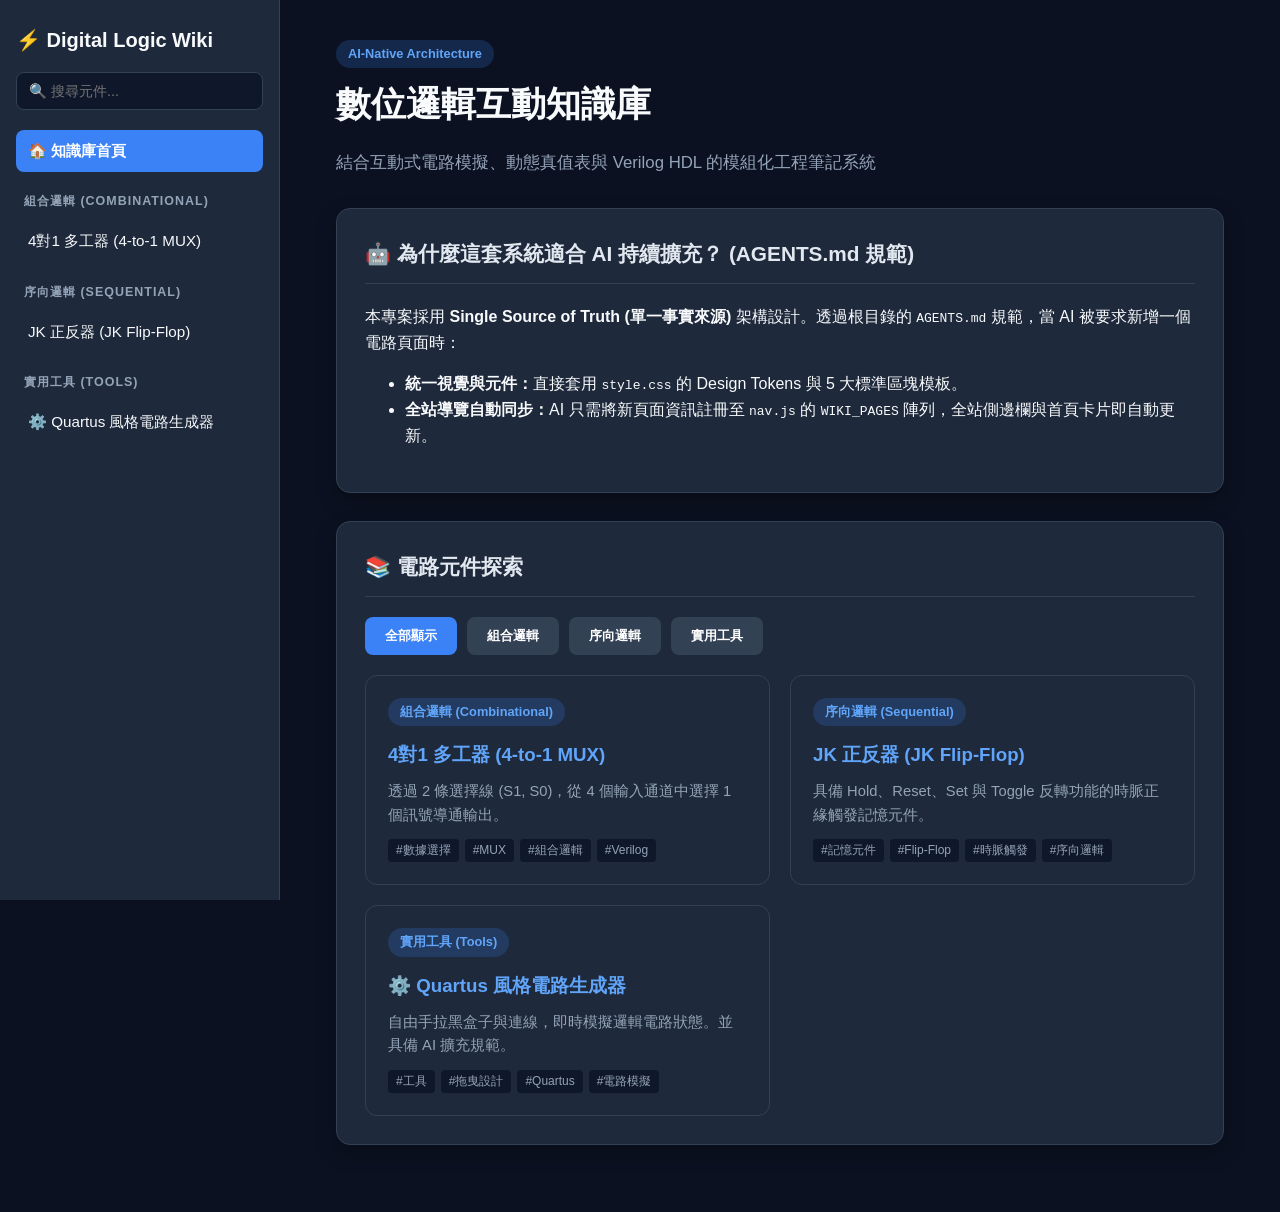
<file: index.html>
<!DOCTYPE html>
<html lang="zh-TW">
<head>
    <meta charset="UTF-8">
    <meta name="viewport" content="width=device-width, initial-scale=1.0">
    <title>數位邏輯互動知識庫 | Digital Logic Wiki</title>
    <link rel="stylesheet" href="style.css">
</head>
<body>
    <div class="app-layout">
        <aside id="sidebar-container" class="sidebar"></aside>

        <main class="main-content">
            <span class="badge">AI-Native Architecture</span>
            <h1>數位邏輯互動知識庫</h1>
            <p class="subtitle">結合互動式電路模擬、動態真值表與 Verilog HDL 的模組化工程筆記系統</p>

            <div class="panel">
                <h2>🤖 為什麼這套系統適合 AI 持續擴充？ (AGENTS.md 規範)</h2>
                <p>本專案採用 <strong>Single Source of Truth (單一事實來源)</strong> 架構設計。透過根目錄的 <code>AGENTS.md</code> 規範，當 AI 被要求新增一個電路頁面時：</p>
                <ul>
                    <li><strong>統一視覺與元件：</strong>直接套用 <code>style.css</code> 的 Design Tokens 與 5 大標準區塊模板。</li>
                    <li><strong>全站導覽自動同步：</strong>AI 只需將新頁面資訊註冊至 <code>nav.js</code> 的 <code>WIKI_PAGES</code> 陣列，全站側邊欄與首頁卡片即自動更新。</li>
                </ul>
            </div>

            <div class="panel">
                <h2>📚 電路元件探索</h2>
                <div class="filter-controls">
                    <button class="clk-btn" onclick="renderCards('all')">全部顯示</button>
                    <button class="clk-btn alt-btn" onclick="renderCards('combinational')">組合邏輯</button>
                    <button class="clk-btn alt-btn" onclick="renderCards('sequential')">序向邏輯</button>
                    <button class="clk-btn alt-btn" onclick="renderCards('tools')">實用工具</button>
                </div>
                <div id="wiki-card-grid" class="card-grid"></div>
            </div>
        </main>
    </div>

    <script src="nav.js"></script>
    <script>
        function renderCards(filterCat) {
            const grid = document.getElementById("wiki-card-grid");
            const list = filterCat === 'all' ? WIKI_PAGES : WIKI_PAGES.filter(p => p.category === filterCat);
            grid.innerHTML = ''; 
            grid.innerHTML = list.map(p => `
                <a href="${p.path}" class="wiki-card">
                    <div>
                        <span class="badge">${p.categoryName}</span>
                        <h3 style="margin: 6px 0 10px 0; color: #60a5fa;">${p.title}</h3>
                        <p style="color: var(--text-muted); font-size: 0.92rem; margin: 0;">${p.desc}</p>
                    </div>
                    <div class="tag-list">
                        ${p.tags.map(t => `<span class="tag">#${t}</span>`).join('')}
                    </div>
                </a>
            `).join('');
        }
        document.addEventListener("DOMContentLoaded", () => renderCards('all'));
    </script>
</body>
</html>
</file>
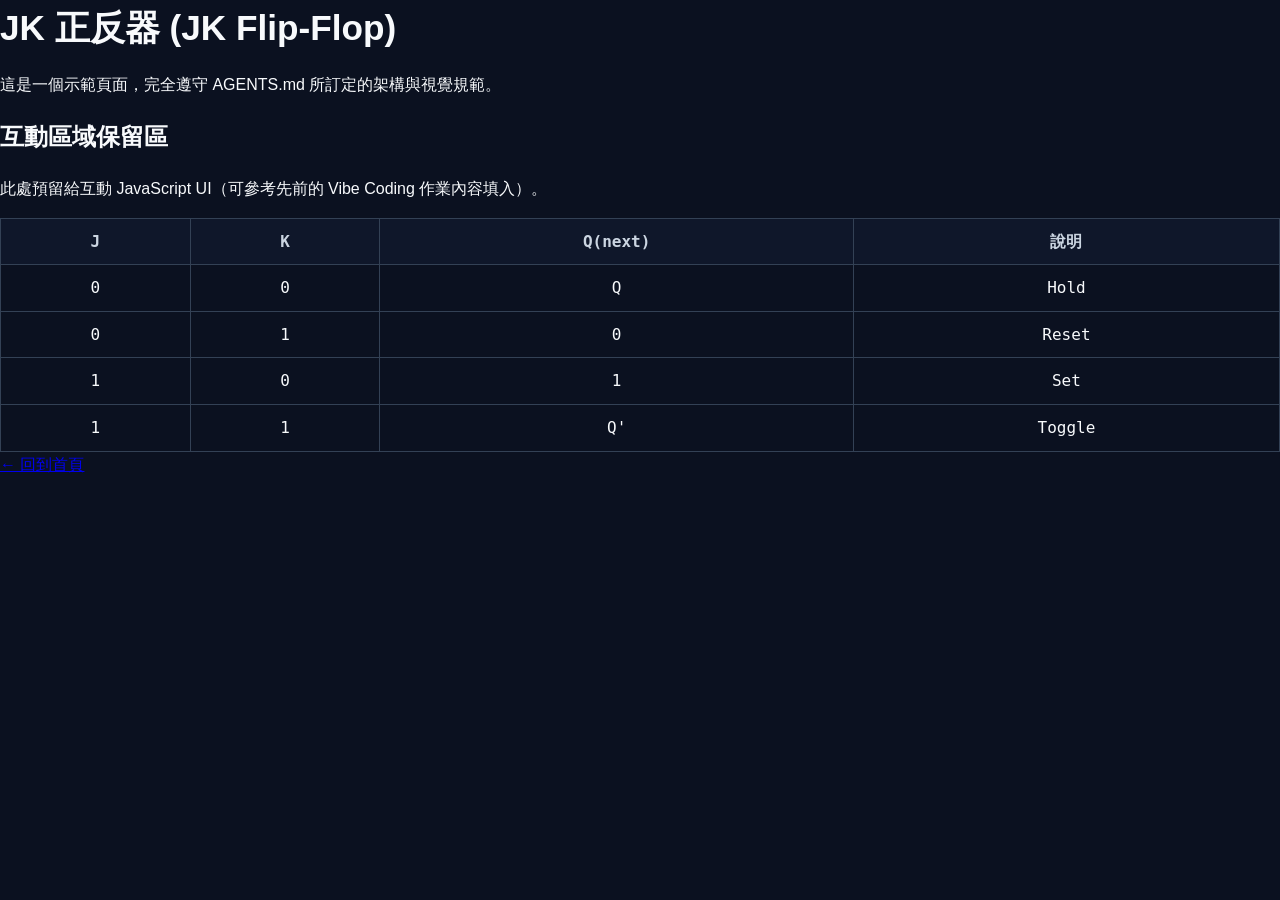
<file: pages/jk-flipflop.html>
<!DOCTYPE html>
<html lang="zh-TW">
<head>
    <meta charset="UTF-8">
    <title>JK 正反器 - 數位邏輯知識庫</title>
    <link rel="stylesheet" href="../style.css">
</head>
<body>
    <h1>JK 正反器 (JK Flip-Flop)</h1>
    <p class="desc">這是一個示範頁面，完全遵守 AGENTS.md 所訂定的架構與視覺規範。</p>

    <div class="interactive-area">
        <h2 style="color: var(--high-color);">互動區域保留區</h2>
        <p>此處預留給互動 JavaScript UI（可參考先前的 Vibe Coding 作業內容填入）。</p>
    </div>

    <table class="truth-table">
        <tr><th>J</th><th>K</th><th>Q(next)</th><th>說明</th></tr>
        <tr><td>0</td><td>0</td><td>Q</td><td>Hold</td></tr>
        <tr><td>0</td><td>1</td><td>0</td><td>Reset</td></tr>
        <tr><td>1</td><td>0</td><td>1</td><td>Set</td></tr>
        <tr><td>1</td><td>1</td><td>Q'</td><td>Toggle</td></tr>
    </table>

    <a href="../index.html" class="back-btn">← 回到首頁</a>
</body>
</html>
</file>
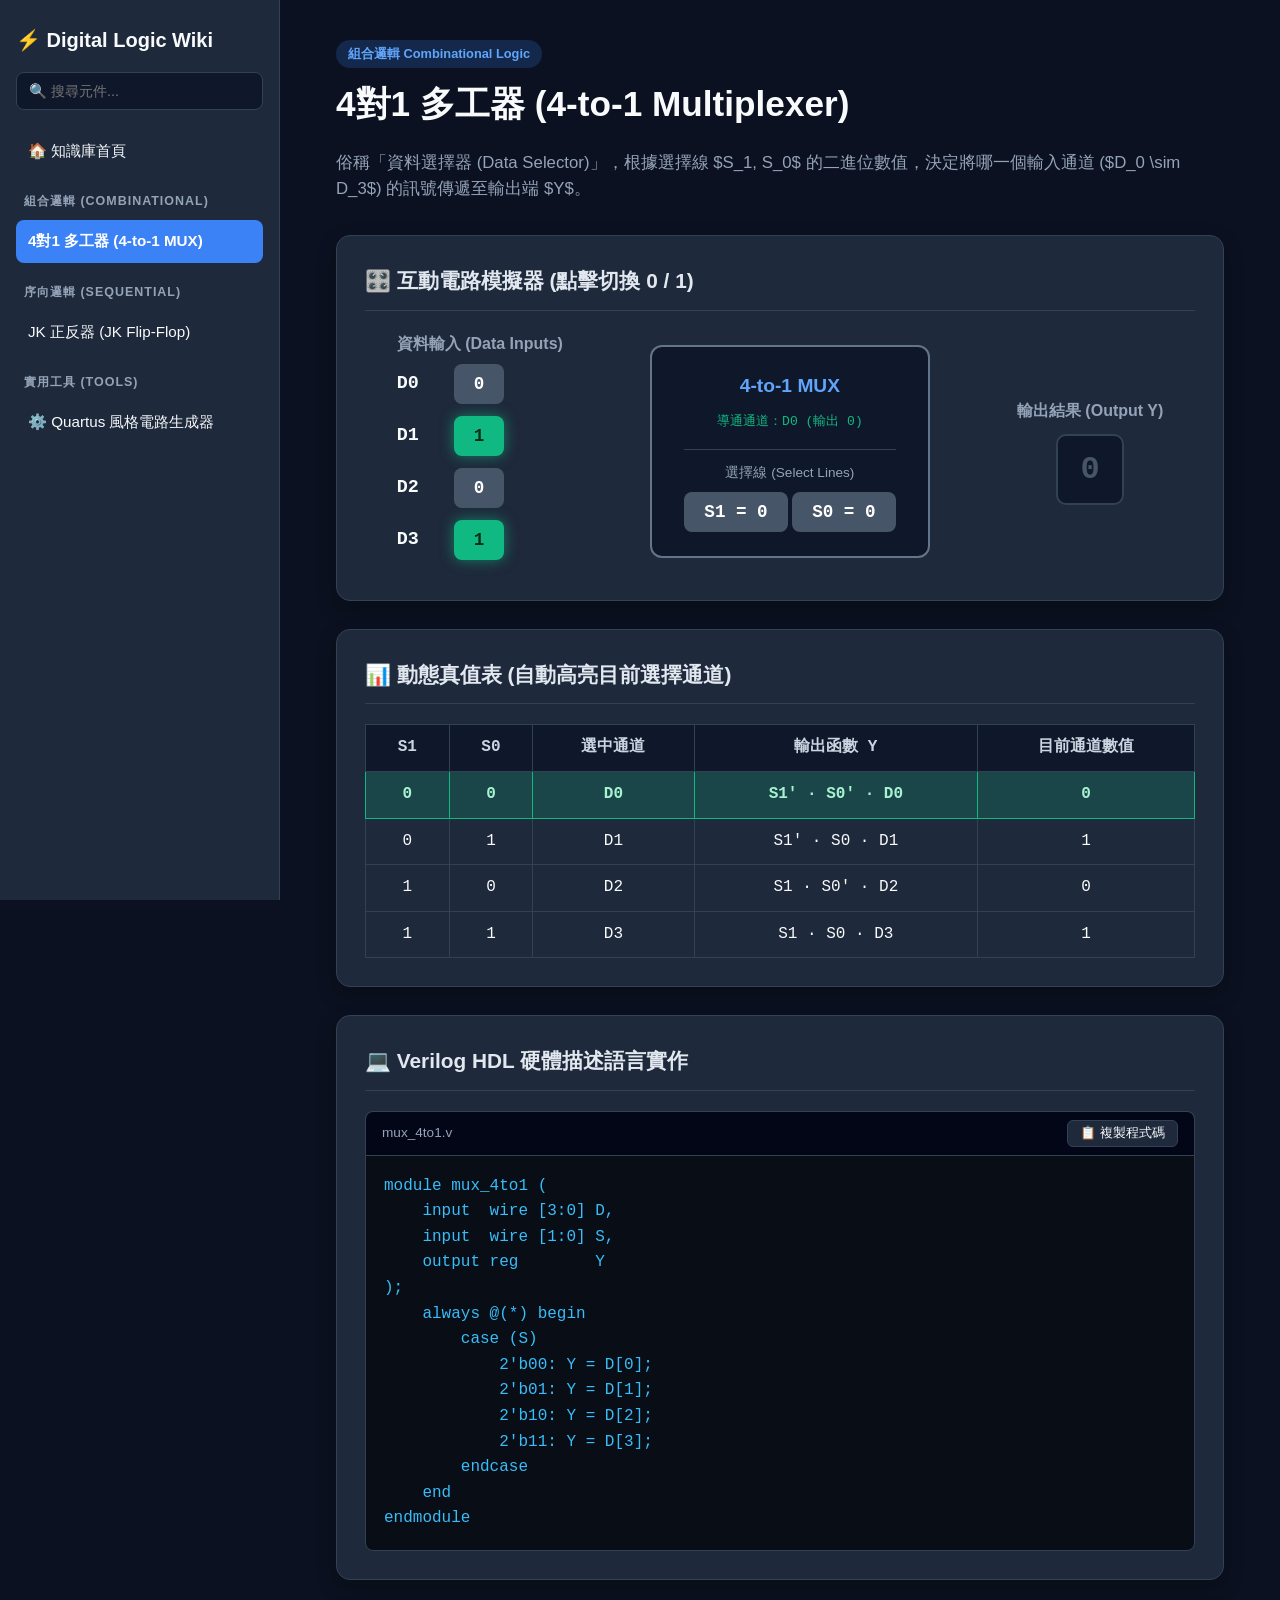
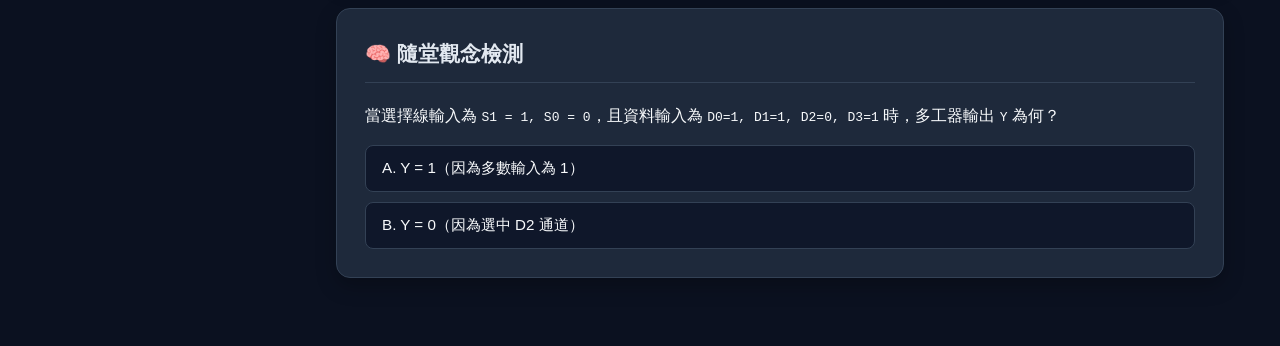
<file: pages/combinational/mux-4to1.html>
<!DOCTYPE html>
<html lang="zh-TW">
<head>
    <meta charset="UTF-8">
    <title>4對1 多工器 (4-to-1 MUX) - Digital Logic Wiki</title>
    <link rel="stylesheet" href="../../style.css">
</head>
<body>
    <div class="app-layout">
        <aside id="sidebar-container" class="sidebar"></aside>

        <main class="main-content">
            <span class="badge">組合邏輯 Combinational Logic</span>
            <h1>4對1 多工器 (4-to-1 Multiplexer)</h1>
            <p class="subtitle">俗稱「資料選擇器 (Data Selector)」，根據選擇線 $S_1, S_0$ 的二進位數值，決定將哪一個輸入通道 ($D_0 \sim D_3$) 的訊號傳遞至輸出端 $Y$。</p>

            <div class="panel simulator-box">
                <h2>🎛️ 互動電路模擬器 (點擊切換 0 / 1)</h2>
                <div class="sim-grid">
                    <div>
                        <div style="color:var(--text-muted); margin-bottom:8px; font-weight:bold;">資料輸入 (Data Inputs)</div>
                        <div class="pin-row"><span class="pin-label">D0</span><button id="d0" class="pin-btn" onclick="toggleD(0)">0</button></div>
                        <div class="pin-row"><span class="pin-label">D1</span><button id="d1" class="pin-btn high" onclick="toggleD(1)">1</button></div>
                        <div class="pin-row"><span class="pin-label">D2</span><button id="d2" class="pin-btn" onclick="toggleD(2)">0</button></div>
                        <div class="pin-row"><span class="pin-label">D3</span><button id="d3" class="pin-btn high" onclick="toggleD(3)">1</button></div>
                    </div>

                    <div class="chip-box">
                        <div style="font-weight:800; font-size:1.2rem; color:#60a5fa; margin-bottom:10px;">4-to-1 MUX</div>
                        <div id="active-channel-msg" style="margin-bottom:16px; color:var(--logic-high); font-family:monospace;">導通通道：D0</div>
                        <div style="border-top:1px solid var(--border); padding-top:12px;">
                            <div style="font-size:0.85rem; color:var(--text-muted); margin-bottom:8px;">選擇線 (Select Lines)</div>
                            <button id="s1" class="pin-btn" onclick="toggleS(1)">S1 = 0</button>
                            <button id="s0" class="pin-btn" onclick="toggleS(0)">S0 = 0</button>
                        </div>
                    </div>

                    <div style="text-align:center;">
                        <div style="color:var(--text-muted); margin-bottom:10px; font-weight:bold;">輸出結果 (Output Y)</div>
                        <div id="mux-out" class="led-out">0</div>
                    </div>
                </div>
            </div>

            <div class="panel">
                <h2>📊 動態真值表 (自動高亮目前選擇通道)</h2>
                <table class="truth-table">
                    <thead>
                        <tr><th>S1</th><th>S0</th><th>選中通道</th><th>輸出函數 Y</th><th>目前通道數值</th></tr>
                    </thead>
                    <tbody>
                        <tr id="row-0"><td>0</td><td>0</td><td>D0</td><td>S1' · S0' · D0</td><td id="val-0">0</td></tr>
                        <tr id="row-1"><td>0</td><td>1</td><td>D1</td><td>S1' · S0 · D1</td><td id="val-1">1</td></tr>
                        <tr id="row-2"><td>1</td><td>0</td><td>D2</td><td>S1 · S0' · D2</td><td id="val-2">0</td></tr>
                        <tr id="row-3"><td>1</td><td>1</td><td>D3</td><td>S1 · S0 · D3</td><td id="val-3">1</td></tr>
                    </tbody>
                </table>
            </div>

            <div class="panel">
                <h2>💻 Verilog HDL 硬體描述語言實作</h2>
                <div class="code-header">
                    <span>mux_4to1.v</span>
                    <button class="copy-btn" onclick="copyCode(this)">📋 複製程式碼</button>
                </div>
                <pre class="code-box">module mux_4to1 (
    input  wire [3:0] D,
    input  wire [1:0] S,
    output reg        Y
);
    always @(*) begin
        case (S)
            2'b00: Y = D[0];
            2'b01: Y = D[1];
            2'b10: Y = D[2];
            2'b11: Y = D[3];
        endcase
    end
endmodule</pre>
            </div>

            <div class="panel quiz-box">
                <h2>🧠 隨堂觀念檢測</h2>
                <p>當選擇線輸入為 <code>S1 = 1, S0 = 0</code>，且資料輸入為 <code>D0=1, D1=1, D2=0, D3=1</code> 時，多工器輸出 <code>Y</code> 為何？</p>
                <div class="quiz-options">
                    <button class="quiz-btn" onclick="checkQuiz(this, false, 'S1=1, S0=0 對應十進位的 2，因此會選擇 D2 通道喔！')">A. Y = 1（因為多數輸入為 1）</button>
                    <button class="quiz-btn" onclick="checkQuiz(this, true, '二進位 10 代表選中通道 D2，而 D2 的值為 0，故輸出 Y = 0。')">B. Y = 0（因為選中 D2 通道）</button>
                </div>
                <div class="quiz-feedback"></div>
            </div>
        </main>
    </div>

    <script src="../../nav.js"></script>
    <script>
        let D = [0, 1, 0, 1];
        let S = [0, 0];

        function toggleD(idx) {
            D[idx] = 1 - D[idx];
            updateMuxUI();
        }
        function toggleS(bit) {
            S[bit] = 1 - S[bit];
            updateMuxUI();
        }
        function updateMuxUI() {
            for (let i = 0; i < 4; i++) {
                const btn = document.getElementById(`d${i}`);
                btn.innerText = D[i];
                btn.classList.toggle("high", D[i] === 1);
                document.getElementById(`val-${i}`).innerText = D[i];
            }
            const s1Btn = document.getElementById("s1");
            const s0Btn = document.getElementById("s0");
            s1Btn.innerText = `S1 = ${S[1]}`;
            s0Btn.innerText = `S0 = ${S[0]}`;
            s1Btn.classList.toggle("high", S[1] === 1);
            s0Btn.classList.toggle("high", S[0] === 1);

            const selectedIdx = S[1] * 2 + S[0];
            const yVal = D[selectedIdx];

            document.getElementById("active-channel-msg").innerText = `導通通道：D${selectedIdx} (輸出 ${yVal})`;
            const outEl = document.getElementById("mux-out");
            outEl.innerText = yVal;
            outEl.classList.toggle("high", yVal === 1);

            for (let i = 0; i < 4; i++) {
                document.getElementById(`row-${i}`).classList.toggle("active-row", i === selectedIdx);
            }
        }
        updateMuxUI();
    </script>
</body>
</html>
</file>
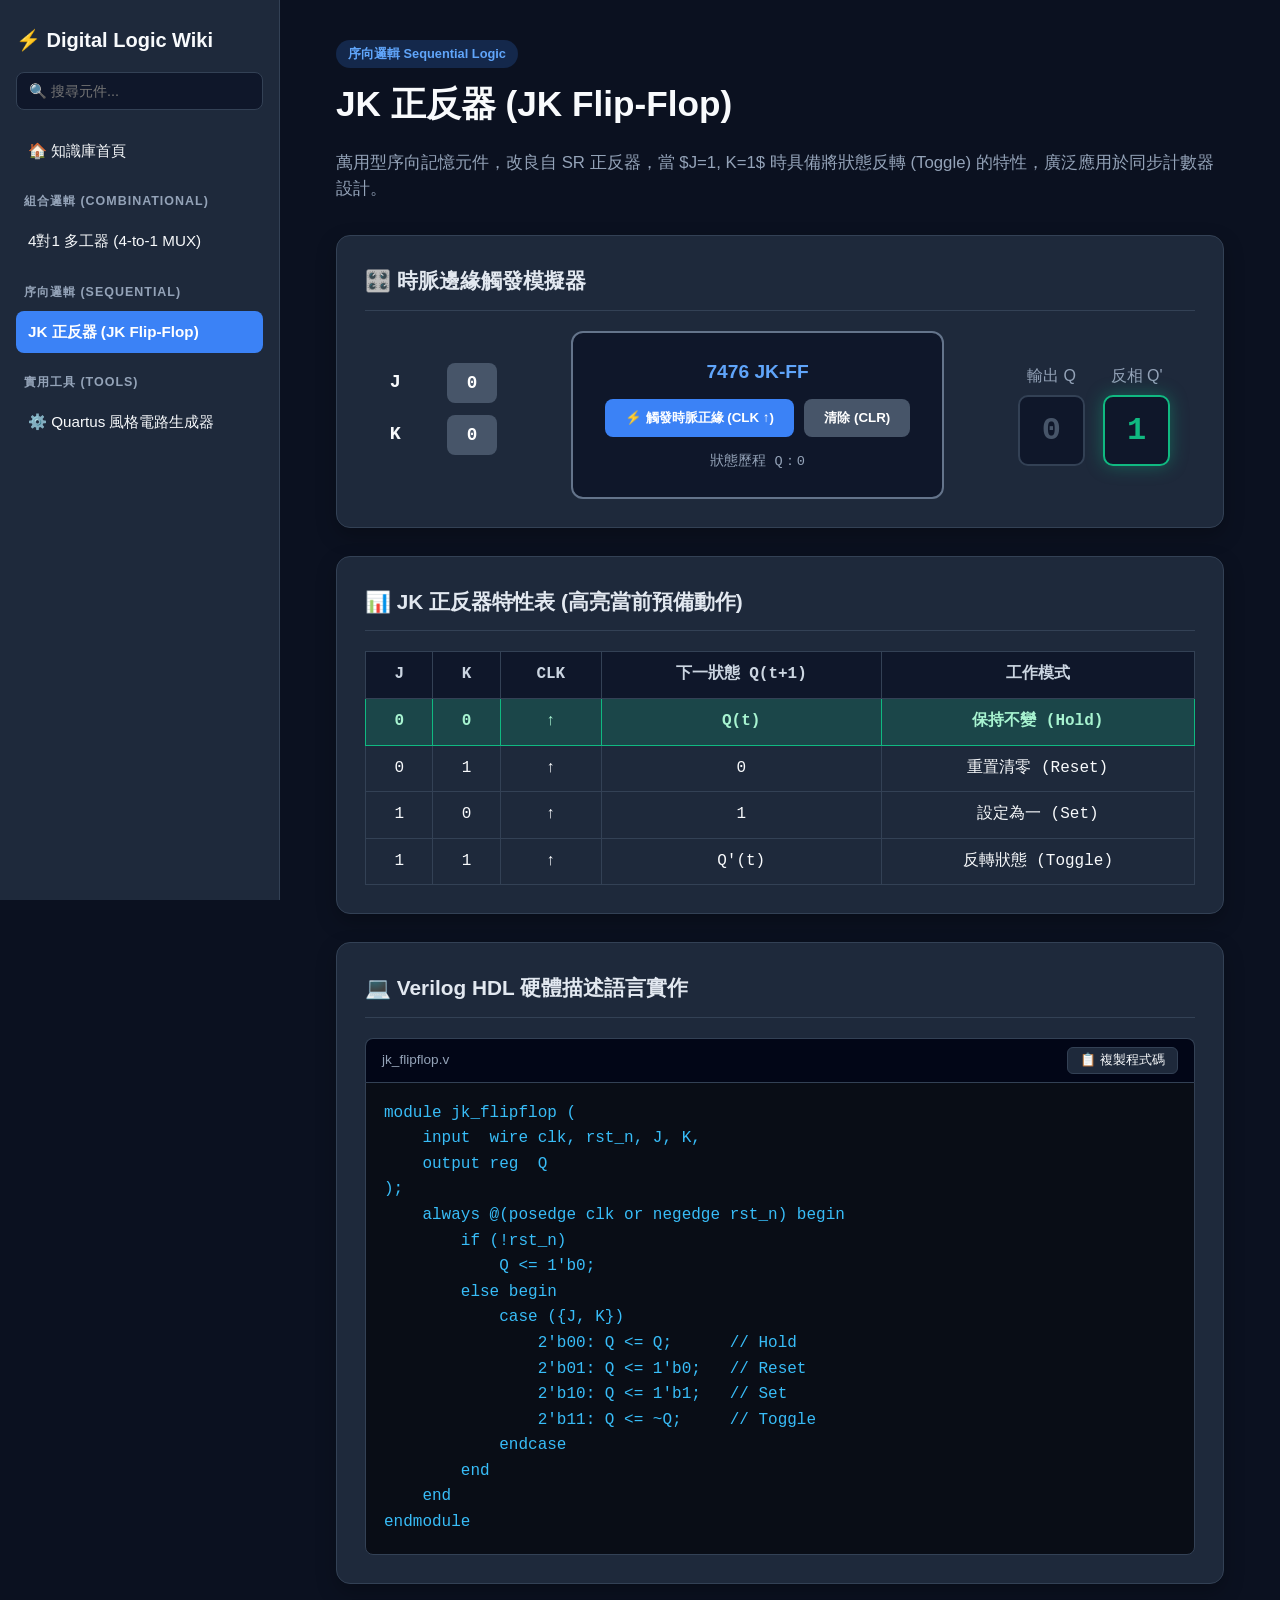
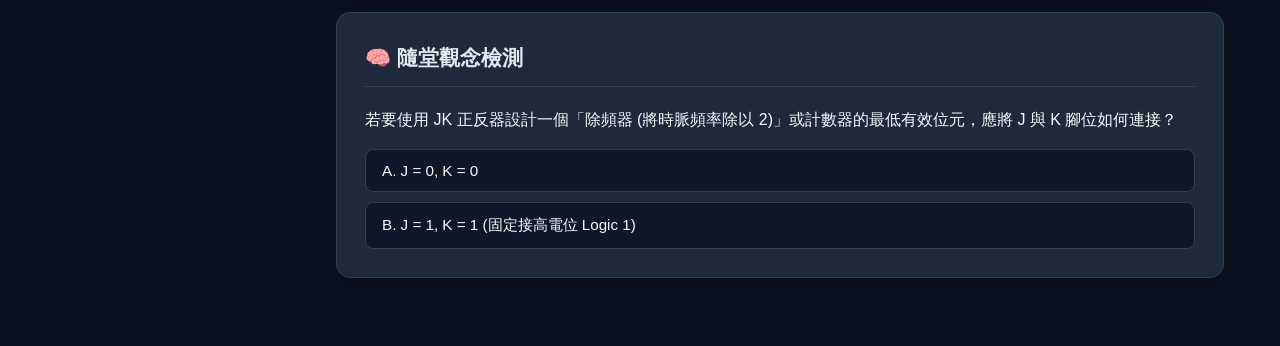
<file: pages/sequential/jk-flipflop.html>
<!DOCTYPE html>
<html lang="zh-TW">
<head>
    <meta charset="UTF-8">
    <title>JK 正反器 (JK Flip-Flop) - Digital Logic Wiki</title>
    <link rel="stylesheet" href="../../style.css">
</head>
<body>
    <div class="app-layout">
        <aside id="sidebar-container" class="sidebar"></aside>

        <main class="main-content">
            <span class="badge">序向邏輯 Sequential Logic</span>
            <h1>JK 正反器 (JK Flip-Flop)</h1>
            <p class="subtitle">萬用型序向記憶元件，改良自 SR 正反器，當 $J=1, K=1$ 時具備將狀態反轉 (Toggle) 的特性，廣泛應用於同步計數器設計。</p>

            <div class="panel simulator-box">
                <h2>🎛️ 時脈邊緣觸發模擬器</h2>
                <div class="sim-grid">
                    <div>
                        <div class="pin-row"><span class="pin-label">J</span><button id="btn-j" class="pin-btn" onclick="toggleJK('j')">0</button></div>
                        <div class="pin-row"><span class="pin-label">K</span><button id="btn-k" class="pin-btn" onclick="toggleJK('k')">0</button></div>
                    </div>

                    <div class="chip-box">
                        <div style="font-weight:800; font-size:1.2rem; color:#60a5fa; margin-bottom:12px;">7476 JK-FF</div>
                        <button class="clk-btn" onclick="triggerClock()">⚡ 觸發時脈正緣 (CLK ↑)</button>
                        <button class="clk-btn" style="background:#475569; margin-left:6px;" onclick="resetFF()">清除 (CLR)</button>
                        <div id="history-log" style="margin-top:14px; font-family:monospace; font-size:0.85rem; color:var(--text-muted);">
                            狀態歷程 Q：0
                        </div>
                    </div>

                    <div style="display:flex; gap:18px; text-align:center;">
                        <div>
                            <div style="color:var(--text-muted); margin-bottom:6px;">輸出 Q</div>
                            <div id="out-q" class="led-out">0</div>
                        </div>
                        <div>
                            <div style="color:var(--text-muted); margin-bottom:6px;">反相 Q'</div>
                            <div id="out-qb" class="led-out high">1</div>
                        </div>
                    </div>
                </div>
            </div>

            <div class="panel">
                <h2>📊 JK 正反器特性表 (高亮當前預備動作)</h2>
                <table class="truth-table">
                    <thead>
                        <tr><th>J</th><th>K</th><th>CLK</th><th>下一狀態 Q(t+1)</th><th>工作模式</th></tr>
                    </thead>
                    <tbody>
                        <tr id="row-0" class="active-row"><td>0</td><td>0</td><td>↑</td><td>Q(t)</td><td>保持不變 (Hold)</td></tr>
                        <tr id="row-1"><td>0</td><td>1</td><td>↑</td><td>0</td><td>重置清零 (Reset)</td></tr>
                        <tr id="row-2"><td>1</td><td>0</td><td>↑</td><td>1</td><td>設定為一 (Set)</td></tr>
                        <tr id="row-3"><td>1</td><td>1</td><td>↑</td><td>Q'(t)</td><td>反轉狀態 (Toggle)</td></tr>
                    </tbody>
                </table>
            </div>

            <div class="panel">
                <h2>💻 Verilog HDL 硬體描述語言實作</h2>
                <div class="code-header">
                    <span>jk_flipflop.v</span>
                    <button class="copy-btn" onclick="copyCode(this)">📋 複製程式碼</button>
                </div>
                <pre class="code-box">module jk_flipflop (
    input  wire clk, rst_n, J, K,
    output reg  Q
);
    always @(posedge clk or negedge rst_n) begin
        if (!rst_n)
            Q <= 1'b0;
        else begin
            case ({J, K})
                2'b00: Q <= Q;      // Hold
                2'b01: Q <= 1'b0;   // Reset
                2'b10: Q <= 1'b1;   // Set
                2'b11: Q <= ~Q;     // Toggle
            endcase
        end
    end
endmodule</pre>
            </div>

            <div class="panel quiz-box">
                <h2>🧠 隨堂觀念檢測</h2>
                <p>若要使用 JK 正反器設計一個「除頻器 (將時脈頻率除以 2)」或計數器的最低有效位元，應將 J 與 K 腳位如何連接？</p>
                <div class="quiz-options">
                    <button class="quiz-btn" onclick="checkQuiz(this, false, 'J=0, K=0 會使正反器永遠保持原狀態 (Hold)，無法計數。')">A. J = 0, K = 0</button>
                    <button class="quiz-btn" onclick="checkQuiz(this, true, '當 J=1, K=1 時，每次 Clock 正緣都會讓輸出反轉 (0變1、1變0)，正好達成除2計數效果！')">B. J = 1, K = 1 (固定接高電位 Logic 1)</button>
                </div>
                <div class="quiz-feedback"></div>
            </div>
        </main>
    </div>

    <script src="../../nav.js"></script>
    <script>
        let j = 0, k = 0, q = 0;
        let history = [0];

        function toggleJK(pin) {
            if (pin === 'j') j = 1 - j;
            else k = 1 - k;
            document.getElementById("btn-j").innerText = j;
            document.getElementById("btn-k").innerText = k;
            document.getElementById("btn-j").classList.toggle("high", j === 1);
            document.getElementById("btn-k").classList.toggle("high", k === 1);

            const modeIdx = j * 2 + k;
            for (let i = 0; i < 4; i++) {
                document.getElementById(`row-${i}`).classList.toggle("active-row", i === modeIdx);
            }
        }

        function triggerClock() {
            if (j === 0 && k === 1) q = 0;
            else if (j === 1 && k === 0) q = 1;
            else if (j === 1 && k === 1) q = 1 - q;

            history.push(q);
            if (history.length > 8) history.shift();
            renderJKOutput();
        }

        function resetFF() {
            q = 0;
            history = [0];
            renderJKOutput();
        }

        function renderJKOutput() {
            const outQ = document.getElementById("out-q");
            const outQb = document.getElementById("out-qb");
            outQ.innerText = q;
            outQb.innerText = 1 - q;
            outQ.classList.toggle("high", q === 1);
            outQb.classList.toggle("high", q === 0);
            document.getElementById("history-log").innerText = "狀態歷程 Q：" + history.join(" → ");
        }
    </script>
</body>
</html>
</file>
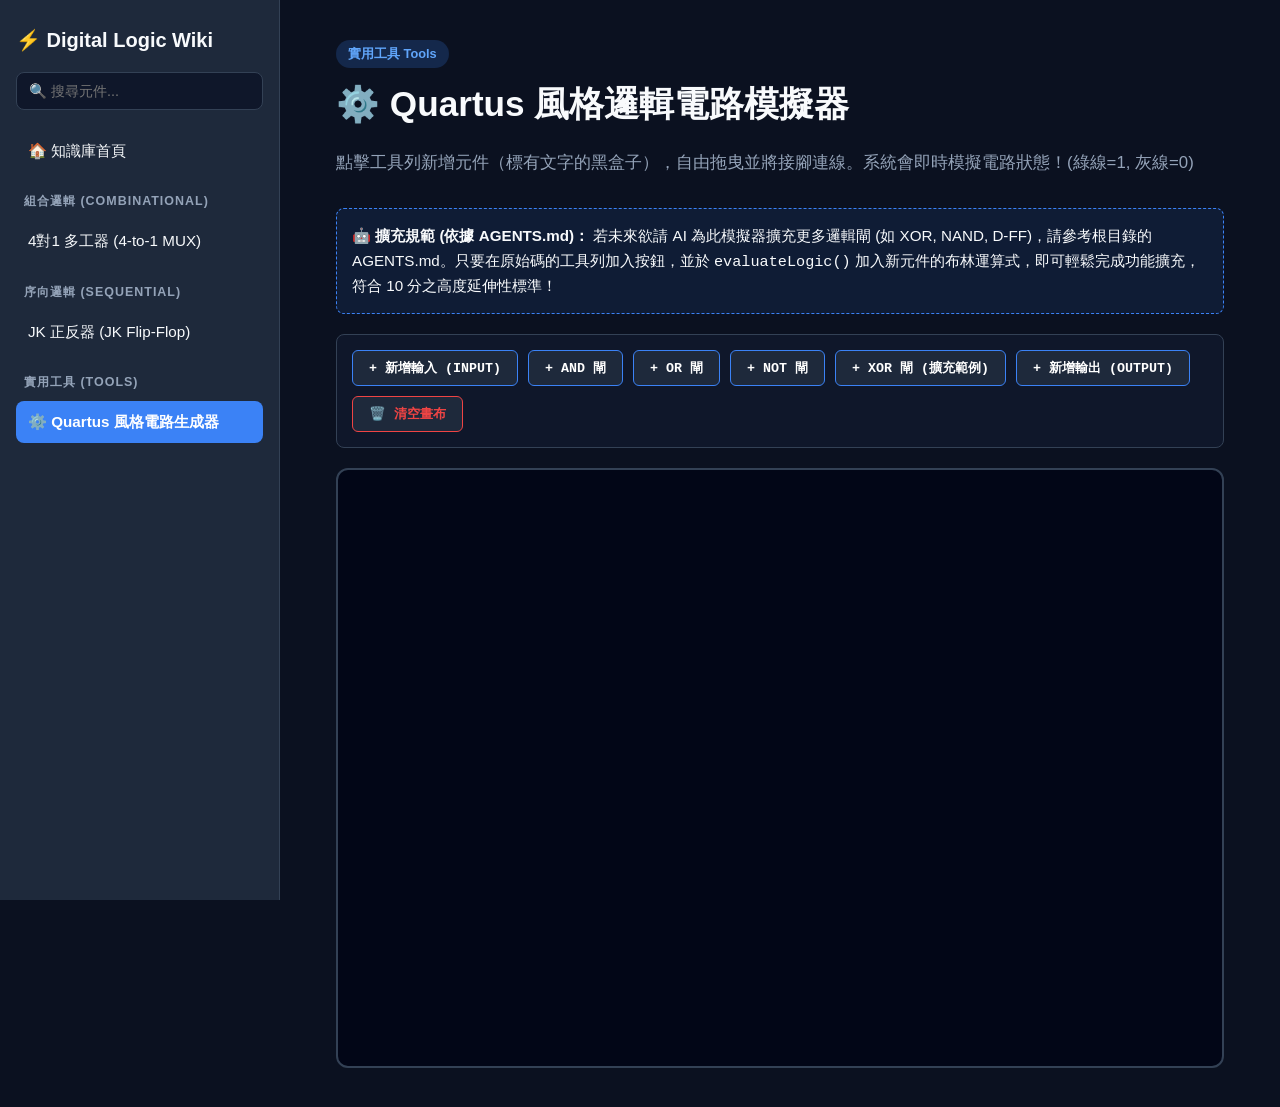
<file: pages/tools/circuit-builder.html>
<!DOCTYPE html>
<html lang="zh-TW">
<head>
    <meta charset="UTF-8">
    <title>Quartus 風格電路生成器 - Digital Logic Wiki</title>
    <link rel="stylesheet" href="../../style.css">
</head>
<body>
    <div class="app-layout">
        <aside id="sidebar-container" class="sidebar"></aside>

        <main class="main-content" style="max-width: none;">
            <span class="badge">實用工具 Tools</span>
            <h1>⚙️ Quartus 風格邏輯電路模擬器</h1>
            <p class="subtitle">點擊工具列新增元件（標有文字的黑盒子），自由拖曳並將接腳連線。系統會即時模擬電路狀態！(綠線=1, 灰線=0)</p>

            <div class="guide-box">
                <strong>🤖 擴充規範 (依據 AGENTS.md)：</strong> 
                若未來欲請 AI 為此模擬器擴充更多邏輯閘 (如 XOR, NAND, D-FF)，請參考根目錄的 AGENTS.md。只要在原始碼的工具列加入按鈕，並於 <code>evaluateLogic()</code> 加入新元件的布林運算式，即可輕鬆完成功能擴充，符合 10 分之高度延伸性標準！
            </div>

            <div class="builder-toolbar">
                <button onclick="addNode('INPUT')">+ 新增輸入 (INPUT)</button>
                <button onclick="addNode('AND')">+ AND 閘</button>
                <button onclick="addNode('OR')">+ OR 閘</button>
                <button onclick="addNode('NOT')">+ NOT 閘</button>
                <button onclick="addNode('XOR')">+ XOR 閘 (擴充範例)</button>
                <button onclick="addNode('OUTPUT')">+ 新增輸出 (OUTPUT)</button>
                <div style="flex:1"></div>
                <button class="btn-clear" onclick="clearWorkspace()">🗑️ 清空畫布</button>
            </div>

            <div class="workspace" id="workspace">
                <svg class="workspace-svg" id="wire-canvas"></svg>
            </div>
        </main>
    </div>

    <script src="../../nav.js"></script>
    <script>
        const workspace = document.getElementById("workspace");
        const canvas = document.getElementById("wire-canvas");
        
        let nodes = [];
        let wires = [];
        let nodeIdCounter = 0;

        let draggedNode = null;
        let dragOffset = { x: 0, y: 0 };
        let wiringState = { active: false, fromNode: null, fromPin: null };

        function addNode(type) {
            const id = nodeIdCounter++;
            const node = { id, type, x: 50 + (id * 30) % 300, y: 50 + (id * 30) % 300, state: 0, in1: 0, in2: 0 };
            nodes.push(node);
            renderNodes();
            evaluateLogic();
        }

        function clearWorkspace() {
            nodes = []; wires = [];
            renderNodes(); drawWires();
        }

        function removeNode(id, event) {
            event.stopPropagation();
            nodes = nodes.filter(n => n.id !== id);
            wires = wires.filter(w => w.fromNode !== id && w.toNode !== id);
            renderNodes(); drawWires(); evaluateLogic();
        }

        function toggleInput(id, event) {
            event.stopPropagation();
            const node = nodes.find(n => n.id === id);
            if(node && node.type === 'INPUT') {
                node.state = 1 - node.state;
                evaluateLogic();
            }
        }

        function renderNodes() {
            document.querySelectorAll('.logic-node').forEach(el => el.remove());
            
            nodes.forEach(node => {
                const el = document.createElement('div');
                el.className = `logic-node type-${node.type}`;
                el.id = `node-${node.id}`;
                el.style.left = `${node.x}px`;
                el.style.top = `${node.y}px`;
                
                // Drag trigger
                el.onmousedown = (e) => startDrag(e, node.id);

                let html = `<span class="node-label">${node.type}</span>`;
                html += `<div style="position:absolute; top:-20px; right:-8px; color:#ef4444; cursor:pointer; font-size:16px; z-index:50;" onmousedown="removeNode(${node.id}, event)">✖</div>`;

                if (node.type === 'INPUT') {
                    html += `<div class="node-val">${node.state}</div>`;
                    html += `<div class="pin out ${node.state ? 'high' : ''}" onmousedown="startWire(${node.id}, 'out', event)"></div>`;
                    el.onclick = (e) => toggleInput(node.id, e);
                    el.style.cursor = "pointer";
                } 
                else if (node.type === 'OUTPUT') {
                    html += `<div class="node-val">${node.state}</div>`;
                    html += `<div class="pin in-single ${node.in1 ? 'high' : ''}" onmouseup="finishWire(${node.id}, 'in1', event)"></div>`;
                } 
                else if (node.type === 'NOT') {
                    html += `<div class="pin in-single ${node.in1 ? 'high' : ''}" onmouseup="finishWire(${node.id}, 'in1', event)"></div>`;
                    html += `<div class="pin out ${node.state ? 'high' : ''}" onmousedown="startWire(${node.id}, 'out', event)"></div>`;
                } 
                else { // AND, OR, XOR
                    html += `<div class="pin in-1 ${node.in1 ? 'high' : ''}" onmouseup="finishWire(${node.id}, 'in1', event)"></div>`;
                    html += `<div class="pin in-2 ${node.in2 ? 'high' : ''}" onmouseup="finishWire(${node.id}, 'in2', event)"></div>`;
                    html += `<div class="pin out ${node.state ? 'high' : ''}" onmousedown="startWire(${node.id}, 'out', event)"></div>`;
                }
                el.innerHTML = html;
                workspace.appendChild(el);
            });
            drawWires();
        }

        // ================= Dragging =================
        function startDrag(e, id) {
            if(wiringState.active || e.target.classList.contains('pin')) return;
            draggedNode = nodes.find(n => n.id === id);
            const rect = document.getElementById(`node-${id}`).getBoundingClientRect();
            dragOffset.x = e.clientX - rect.left;
            dragOffset.y = e.clientY - rect.top;
            document.addEventListener('mousemove', doDrag);
            document.addEventListener('mouseup', stopDrag);
        }
        function doDrag(e) {
            if(draggedNode) {
                const wsRect = workspace.getBoundingClientRect();
                draggedNode.x = e.clientX - wsRect.left - dragOffset.x;
                draggedNode.y = e.clientY - wsRect.top - dragOffset.y;
                document.getElementById(`node-${draggedNode.id}`).style.left = `${draggedNode.x}px`;
                document.getElementById(`node-${draggedNode.id}`).style.top = `${draggedNode.y}px`;
                drawWires();
            }
        }
        function stopDrag(e) {
            draggedNode = null;
            document.removeEventListener('mousemove', doDrag);
            document.removeEventListener('mouseup', stopDrag);
        }

        // ================= Wiring =================
        function startWire(nodeId, pin, e) {
            e.stopPropagation();
            wiringState = { active: true, fromNode: nodeId, fromPin: pin };
            document.addEventListener('mousemove', updateTempWire);
            document.addEventListener('mouseup', cancelWire);
        }
        function finishWire(nodeId, pin, e) {
            e.stopPropagation();
            if(wiringState.active && wiringState.fromNode !== nodeId) {
                wires = wires.filter(w => !(w.toNode === nodeId && w.toPin === pin));
                wires.push({ fromNode: wiringState.fromNode, fromPin: wiringState.fromPin, toNode: nodeId, toPin: pin });
                evaluateLogic();
            }
            cancelWire();
        }
        function cancelWire() {
            wiringState = { active: false, fromNode: null, fromPin: null };
            document.removeEventListener('mousemove', updateTempWire);
            document.removeEventListener('mouseup', cancelWire);
            drawWires();
        }
        function updateTempWire(e) { drawWires(e); }
        function drawWires(tempEvent = null) {
            let svgHtml = '';
            wires.forEach(w => {
                const fromRect = getPinRect(w.fromNode, w.fromPin);
                const toRect = getPinRect(w.toNode, w.toPin);
                if(fromRect && toRect) {
                    const fromNodeData = nodes.find(n => n.id === w.fromNode);
                    const stateClass = fromNodeData && fromNodeData.state ? 'high' : '';
                    svgHtml += `<path d="M ${fromRect.x} ${fromRect.y} C ${fromRect.x + 50} ${fromRect.y}, ${toRect.x - 50} ${toRect.y}, ${toRect.x} ${toRect.y}" class="wire-line ${stateClass}" />`;
                }
            });
            if(wiringState.active && tempEvent) {
                const fromRect = getPinRect(wiringState.fromNode, wiringState.fromPin);
                const wsRect = workspace.getBoundingClientRect();
                const toX = tempEvent.clientX - wsRect.left;
                const toY = tempEvent.clientY - wsRect.top;
                svgHtml += `<path d="M ${fromRect.x} ${fromRect.y} C ${fromRect.x + 50} ${fromRect.y}, ${toX - 50} ${toY}, ${toX} ${toY}" class="wire-line temp" />`;
            }
            canvas.innerHTML = svgHtml;
        }

        function getPinRect(nodeId, pinType) {
            const el = document.querySelector(`#node-${nodeId} .pin.${pinType.replace('in1','in-1').replace('in2','in-2').replace('out','out')}`);
            if(!el) {
                const alt = document.querySelector(`#node-${nodeId} .pin.in-single`);
                if(alt) return getLocalCenter(alt);
                return null;
            }
            return getLocalCenter(el);
        }
        function getLocalCenter(el) {
            const wsRect = workspace.getBoundingClientRect();
            const rect = el.getBoundingClientRect();
            return { x: rect.left - wsRect.left + rect.width / 2, y: rect.top - wsRect.top + rect.height / 2 };
        }

        // ================= Simulation Logic =================
        function evaluateLogic() {
            for(let i=0; i<5; i++) {
                nodes.forEach(node => {
                    if(node.type === 'INPUT') return;
                    node.in1 = 0; node.in2 = 0;
                    wires.filter(w => w.toNode === node.id).forEach(w => {
                        const sourceNode = nodes.find(n => n.id === w.fromNode);
                        if(sourceNode) {
                            if(w.toPin === 'in1' || w.toPin === 'in-single') node.in1 = sourceNode.state;
                            if(w.toPin === 'in2') node.in2 = sourceNode.state;
                        }
                    });
                    
                    if(node.type === 'AND') node.state = (node.in1 && node.in2) ? 1 : 0;
                    else if(node.type === 'OR') node.state = (node.in1 || node.in2) ? 1 : 0;
                    else if(node.type === 'NOT') node.state = (node.in1) ? 0 : 1;
                    else if(node.type === 'XOR') node.state = (node.in1 !== node.in2) ? 1 : 0;
                    else if(node.type === 'OUTPUT') node.state = node.in1;
                });
            }
            renderNodes();
        }
    </script>
</body>
</html>
</file>
<file: style.css>
:root {
    --bg-main: #0b1120;
    --bg-panel: #1e293b;
    --bg-card: #0f172a;
    --text-main: #f8fafc;
    --text-muted: #94a3b8;
    --logic-high: #10b981;
    --logic-low: #475569;
    --accent: #3b82f6;
    --border: #334155;
}
* { box-sizing: border-box; }
body { margin: 0; background-color: var(--bg-main); color: var(--text-main); font-family: 'Segoe UI', sans-serif; line-height: 1.6; }
.app-layout { display: flex; min-height: 100vh; }
.sidebar { width: 280px; background-color: var(--bg-panel); border-right: 1px solid var(--border); padding: 24px 16px; display: flex; flex-direction: column; position: sticky; top: 0; height: 100vh; overflow-y: auto; z-index: 100; }
.brand-title { font-size: 1.25rem; font-weight: 800; color: var(--text-main); text-decoration: none; display: flex; align-items: center; gap: 8px; margin-bottom: 16px; }
.search-input { width: 100%; padding: 10px 12px; background-color: var(--bg-card); border: 1px solid var(--border); border-radius: 8px; color: var(--text-main); font-size: 0.9rem; margin-bottom: 20px; }
.search-input:focus { outline: 2px solid var(--accent); }
.nav-section-title { font-size: 0.78rem; text-transform: uppercase; letter-spacing: 1px; color: var(--text-muted); margin: 16px 0 8px 8px; font-weight: 700; }
.nav-link { display: block; padding: 9px 12px; color: var(--text-main); text-decoration: none; border-radius: 8px; font-size: 0.95rem; margin-bottom: 4px; transition: all 0.2s; }
.nav-link:hover { background-color: rgba(59, 130, 246, 0.15); color: #60a5fa; }
.nav-link.active { background-color: var(--accent); color: white; font-weight: 600; }
.main-content { flex: 1; padding: 40px 56px; max-width: 1050px; overflow-y: auto; }
.badge { display: inline-block; padding: 4px 12px; border-radius: 999px; font-size: 0.8rem; font-weight: 600; background-color: rgba(59, 130, 246, 0.2); color: #60a5fa; margin-bottom: 8px; }
h1 { font-size: 2.2rem; margin: 0 0 8px 0; }
.subtitle { color: var(--text-muted); font-size: 1.05rem; margin-bottom: 32px; }
.panel { background-color: var(--bg-panel); border: 1px solid var(--border); border-radius: 14px; padding: 28px; margin-bottom: 28px; box-shadow: 0 8px 20px rgba(0, 0, 0, 0.25); }
.panel h2 { margin-top: 0; font-size: 1.3rem; border-bottom: 1px solid var(--border); padding-bottom: 12px; margin-bottom: 20px; color: #e2e8f0; }

.clk-btn { background-color: var(--accent); color: white; border: none; border-radius: 8px; padding: 10px 20px; font-weight: bold; cursor: pointer; transition: 0.15s; }
.clk-btn:active { transform: scale(0.95); }
.clk-btn.alt-btn { background-color: #334155; }
.clk-btn.alt-btn:hover { background-color: #475569; }
.filter-controls { display: flex; gap: 10px; margin-bottom: 20px; flex-wrap: wrap; }

.card-grid { display: grid; grid-template-columns: repeat(auto-fill, minmax(280px, 1fr)); gap: 20px; }
.wiki-card { background-color: var(--bg-panel); border: 1px solid var(--border); border-radius: 12px; padding: 22px; text-decoration: none; color: var(--text-main); transition: 0.25s; display: flex; flex-direction: column; justify-content: space-between; }
.wiki-card:hover { border-color: var(--accent); transform: translateY(-4px); box-shadow: 0 4px 15px rgba(59, 130, 246, 0.3); }
.tag-list { display: flex; gap: 6px; flex-wrap: wrap; margin-top: 12px; }
.tag { font-size: 0.75rem; background-color: var(--bg-card); color: var(--text-muted); padding: 2px 8px; border-radius: 4px; }

/* Circuit Builder Quartus Style */
.builder-toolbar { display: flex; gap: 10px; margin-bottom: 20px; padding: 15px; background: var(--bg-card); border-radius: 8px; border: 1px solid var(--border); flex-wrap: wrap; }
.builder-toolbar button { background: var(--bg-panel); border: 1px solid var(--accent); color: white; padding: 8px 16px; border-radius: 6px; cursor: pointer; font-family: monospace; font-weight: bold; transition: 0.2s; }
.builder-toolbar button:hover { background: var(--accent); }
.builder-toolbar button.btn-clear { border-color: #ef4444; color: #ef4444; }
.builder-toolbar button.btn-clear:hover { background: #ef4444; color: white; }

.workspace { position: relative; width: 100%; height: 600px; background: #020617; border: 2px solid var(--border); border-radius: 12px; overflow: hidden; }
.workspace-svg { position: absolute; top: 0; left: 0; width: 100%; height: 100%; pointer-events: none; z-index: 1; }
.logic-node { position: absolute; background: #000; border: 2px solid var(--text-muted); color: var(--text-main); border-radius: 6px; min-width: 80px; height: 60px; display: flex; flex-direction: column; align-items: center; justify-content: center; user-select: none; cursor: grab; font-family: monospace; font-size: 1.2rem; font-weight: bold; z-index: 10; box-shadow: 0 4px 6px rgba(0,0,0,0.5); transition: border-color 0.2s; }
.logic-node:active { cursor: grabbing; border-color: var(--accent); }
.logic-node.type-INPUT { border-color: #8b5cf6; }
.logic-node.type-OUTPUT { border-color: #ef4444; }
.node-label { pointer-events: none; }
.node-val { font-size: 0.8rem; color: var(--logic-high); pointer-events: none; margin-top: 2px; }

.pin { position: absolute; width: 14px; height: 14px; background: var(--logic-low); border: 2px solid #000; border-radius: 50%; cursor: crosshair; z-index: 20; transition: 0.2s; }
.pin:hover { transform: scale(1.3); background: #fff; }
.pin.high { background: var(--logic-high); box-shadow: 0 0 10px var(--logic-high); }
.pin.in-1 { left: -7px; top: 12px; }
.pin.in-2 { left: -7px; top: 34px; }
.pin.in-single { left: -7px; top: 23px; }
.pin.out { right: -7px; top: 23px; }

.wire-line { stroke: var(--logic-low); stroke-width: 4; fill: none; stroke-linecap: round; transition: stroke 0.2s; }
.wire-line.high { stroke: var(--logic-high); filter: drop-shadow(0 0 4px var(--logic-high)); }
.wire-line.temp { stroke: var(--accent); stroke-dasharray: 5,5; opacity: 0.7; pointer-events: none; }

.guide-box { background-color: rgba(59,130,246,0.1); border: 1px dashed var(--accent); padding: 15px; border-radius: 8px; margin-bottom: 20px; font-size: 0.95rem; }

/* Sim UI */
.sim-grid { display: flex; align-items: center; justify-content: space-around; flex-wrap: wrap; gap: 24px; }
.pin-row { display: flex; align-items: center; gap: 12px; margin-bottom: 12px; }
.pin-label { font-family: monospace; font-size: 1.15rem; font-weight: bold; width: 45px; }
.pin-btn { background-color: var(--logic-low); color: white; border: 2px solid transparent; border-radius: 8px; padding: 8px 18px; font-size: 1.1rem; font-weight: bold; font-family: monospace; cursor: pointer; transition: 0.2s; }
.pin-btn.high { background-color: var(--logic-high); color: #052e16; box-shadow: 0 0 14px rgba(16, 185, 129, 0.6); }
.chip-box { background-color: var(--bg-card); border: 2px solid #64748b; border-radius: 12px; padding: 24px 32px; text-align: center; min-width: 220px; }
.led-out { display: inline-block; font-family: monospace; font-size: 2rem; font-weight: 800; padding: 8px 22px; border-radius: 10px; background-color: var(--bg-card); color: var(--logic-low); border: 2px solid var(--border); transition: 0.25s; }
.led-out.high { color: var(--logic-high); border-color: var(--logic-high); box-shadow: 0 0 18px rgba(16, 185, 129, 0.4); }
.truth-table { width: 100%; border-collapse: collapse; font-family: monospace; font-size: 1rem; }
.truth-table th, .truth-table td { border: 1px solid var(--border); padding: 10px 14px; text-align: center; }
.truth-table th { background-color: var(--bg-card); color: #cbd5e1; }
.truth-table tr.active-row { background-color: rgba(16, 185, 129, 0.2); font-weight: bold; }
.truth-table tr.active-row td { border-color: var(--logic-high); color: #a7f3d0; }
.code-header { display: flex; justify-content: space-between; align-items: center; background-color: #020617; padding: 8px 16px; border-radius: 8px 8px 0 0; border: 1px solid var(--border); border-bottom: none; font-size: 0.85rem; color: var(--text-muted); }
.copy-btn { background-color: var(--bg-panel); color: var(--text-main); border: 1px solid var(--border); padding: 4px 12px; border-radius: 6px; cursor: pointer; font-size: 0.8rem; }
pre.code-box { margin: 0; padding: 18px; background-color: #090d16; border: 1px solid var(--border); border-radius: 0 0 8px 8px; overflow-x: auto; font-family: 'Consolas', monospace; color: #38bdf8; }
.quiz-options { display: flex; flex-direction: column; gap: 10px; margin-top: 14px; }
.quiz-btn { text-align: left; padding: 12px 16px; background-color: var(--bg-card); border: 1px solid var(--border); color: var(--text-main); border-radius: 8px; cursor: pointer; font-size: 0.95rem; }
.quiz-btn:hover { border-color: var(--accent); }
.quiz-feedback { margin-top: 12px; font-weight: 600; padding: 10px; border-radius: 8px; display: none; }
</file>
